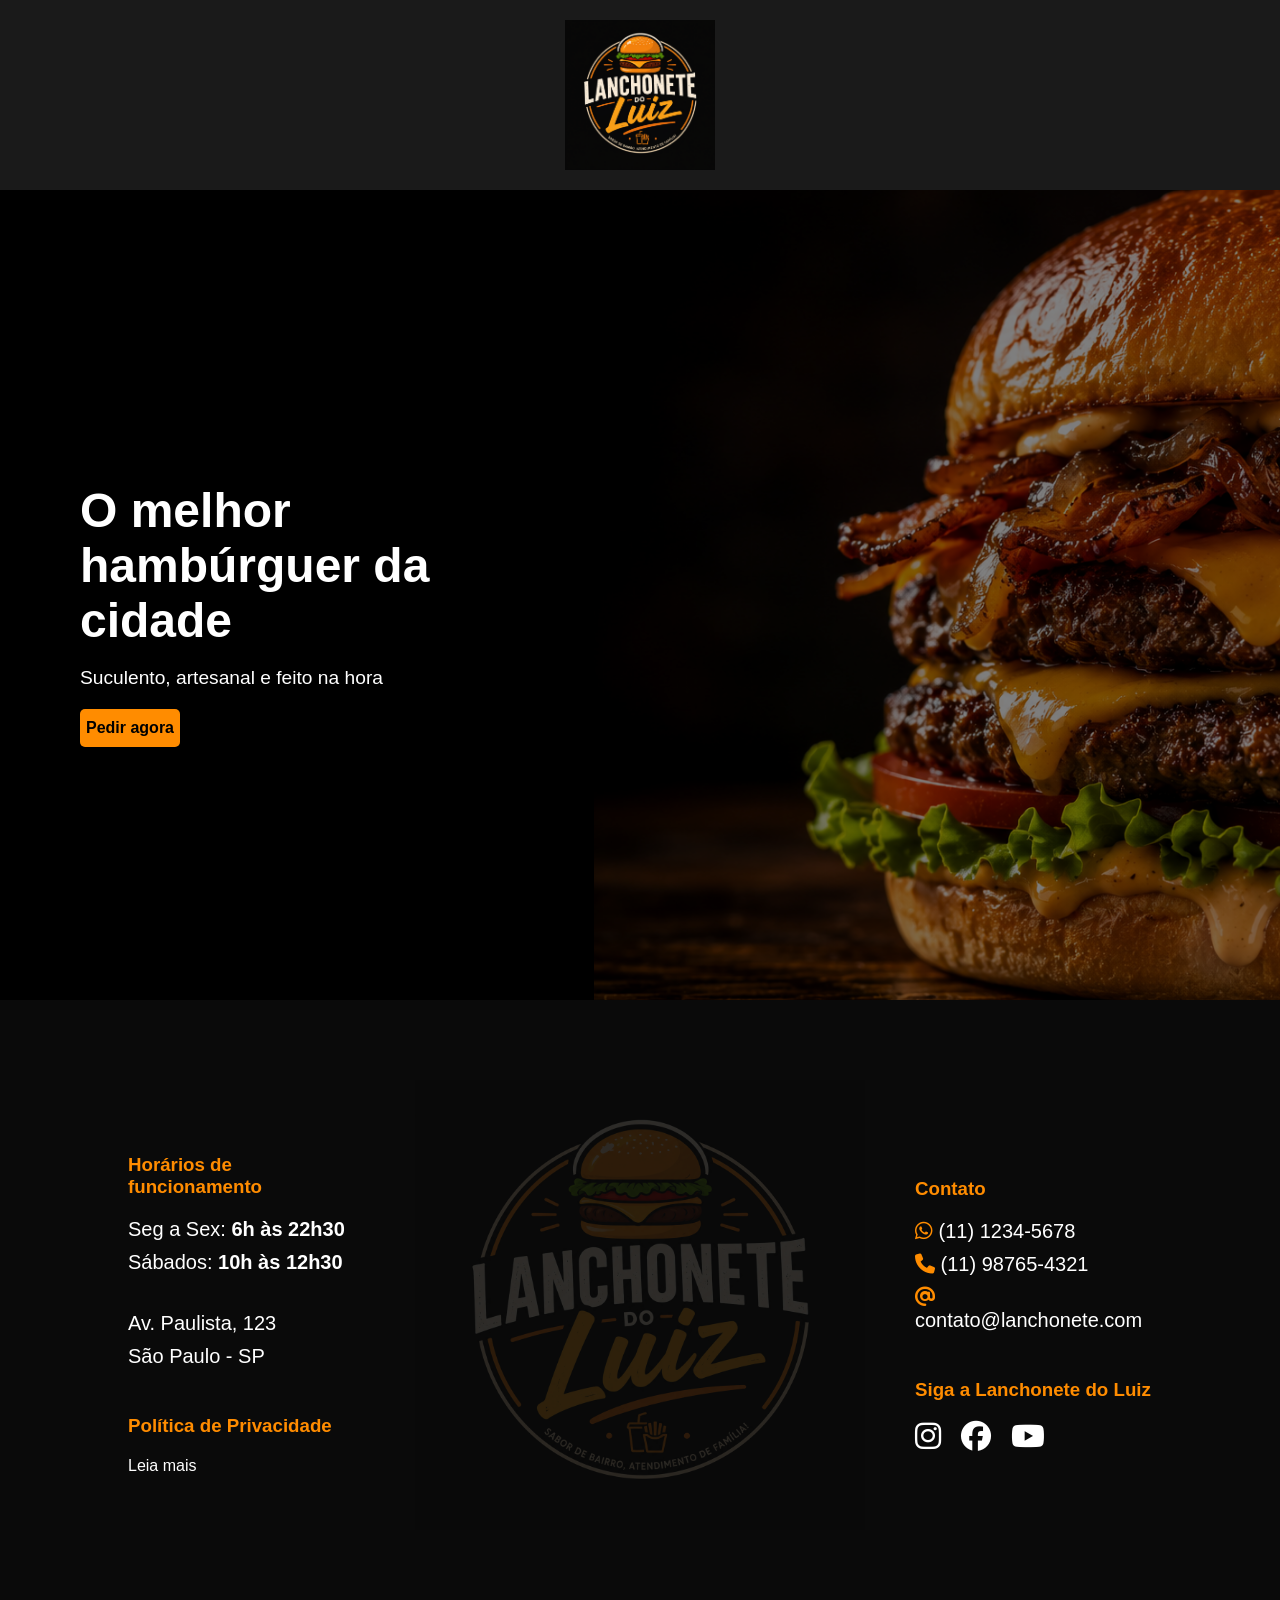
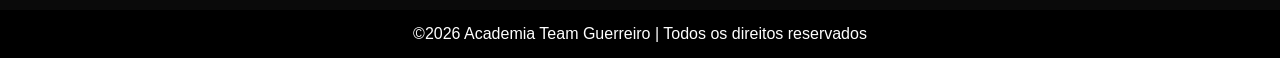
<file: HTML-CSS/html e css ex6_Landing Page/index.html>
<!DOCTYPE html>
<html lang="pt-br">
<head>
    <meta charset="UTF-8">
    <meta name="viewport" content="width=device-width, initial-scale=1.0">
     <link rel="stylesheet" href="style.css">
     <link rel="stylesheet" href="https://cdnjs.cloudflare.com/ajax/libs/font-awesome/6.5.1/css/all.min.css">
     <link rel="stylesheet" href="https://cdnjs.cloudflare.com/ajax/libs/font-awesome/6.5.1/css/all.min.css">
     <link rel="icon" type="image/png" href="logo_lanchonete_do_luiz.png">
    <title>Lanchonete do Luiz</title>
</head>
<body>
<header class="cabecalho1"> <!-- Começo do Cabeçalho -->
  <img src="logo_lanchonete_do_luiz.png" alt="Logo">
  </header><!-- Fim do Cabeçalho -->


  <section class="cabecalho2">
     <div class="overlay">
     <div class="cabecalho2-texto">
       <h1>O melhor hambúrguer da cidade</h1>
      <p>Suculento, artesanal e feito na hora</p>
      <a href="#" class="btn"><strong>Pedir agora</strong></a>
     </div>
    </div>
  </section>


<footer class="rodape"><!-- começo do rodapé -->
    <div class="rodape-container">

        <div class="coluna">
            <h3>Horários de funcionamento</h3>

            <p>Seg a Sex: <strong>6h às 22h30</strong></p>
            <p>Sábados: <strong>10h às 12h30</strong></p>

            <br>

            <p>Av. Paulista, 123</p>
            <p>São Paulo - SP</p>

            <br>

            <h3>Política de Privacidade</h3>
            <a href="#">Leia mais</a>
        </div>

        <div class="coluna logo-centro">
            <img src="logo_lanchonete_do_luiz.png" alt="Logo Lanchonete do Luiz">
        </div>

        <div class="coluna">
            <h3>Contato</h3>
        <div class="i">
            <p><i class="fa-brands fa-whatsapp"></i> (11) 1234-5678</p>
            <p><i class="fa-solid fa-phone"></i> (11) 98765-4321</p>
            <p><i class="fa-solid fa-at"></i>contato@lanchonete.com</p>
        </div>
            <br>

            <h3>Siga a Lanchonete do Luiz</h3>

            <div class="redes">
              <i class="fa-brands fa-instagram"></i>
              <i class="fa-brands fa-facebook"></i>
              <i class="fa-brands fa-youtube"></i>  
            </div>
        </div>

    </div>
</footer><!-- fim do rodapé -->

  <div class="footer-bottom">
    &copy;2026 Academia Team Guerreiro | Todos os direitos reservados
  </div>

</footer>

</body>
</html>
</file>
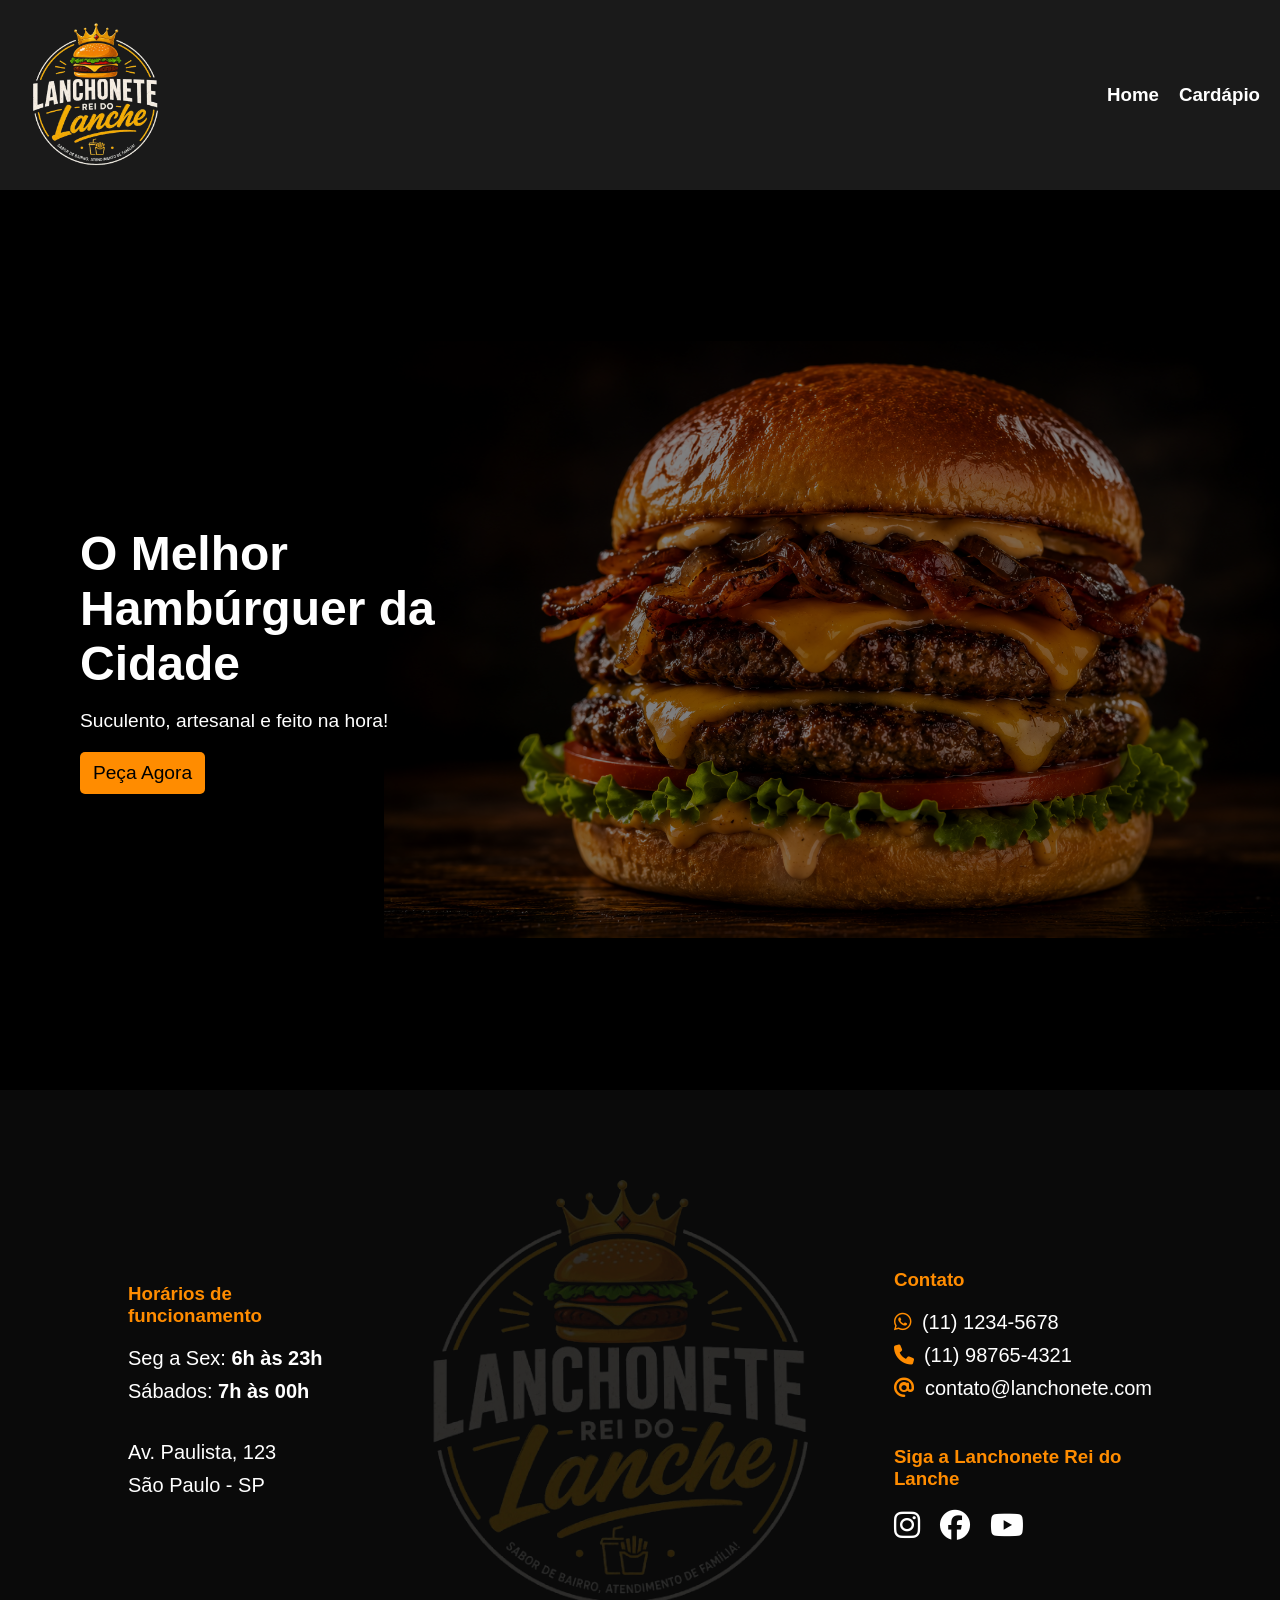
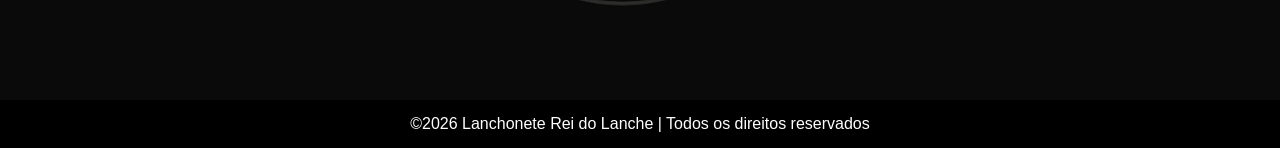
<file: HTML-CSS/html e css ex6_Landing Page/index1_pagina inicial.html>
<!DOCTYPE html>
<html lang="pt-br">
<head>
    <meta charset="UTF-8">
    <meta name="viewport" content="width=device-width, initial-scale=1.0">
     <link rel="stylesheet" href="style1_pagina inicial.css">
     <link rel="stylesheet" href="https://cdnjs.cloudflare.com/ajax/libs/font-awesome/6.5.1/css/all.min.css">
     <link rel="icon" type="image/png" href="imagem_hamburgueria/Logo_Nova_Lanchonete-removebg.png">
    <title> Lanchonete Rei do Lanche </title>
</head>
<body>
<header class="cabecalho1"> <!-- Começo do Cabeçalho -->
  <img src="imagem_hamburgueria/Logo_Nova_Lanchonete-removebg.png" alt="Logo">
    <nav>
        <ul>
        <li><a href="index1_pagina inicial.html"><h3>Home</h3></a></li>
        <li><a href="index2_cardapio.html"><h3>Cardápio</h3></a></li>
        </ul>
    </nav>
  </header><!-- Fim do Cabeçalho -->


  <section class="cabecalho2">
     <div class="overlay">
     <div class="cabecalho2-texto">
       <h1>O Melhor Hambúrguer da Cidade</h1>
      <p>Suculento, artesanal e feito na hora!</p>
      <a href="index2_cardapio.html" class="btn">Peça Agora</a>
     </div>
    </div>
  </section>

  <footer class="rodape"><!-- começo do rodapé -->
    <div class="rodape-container">

        <div class="coluna">
            <h3>Horários de funcionamento</h3>

            <p>Seg a Sex: <strong>6h às 23h</strong></p>
            <p>Sábados: <strong>7h às 00h</strong></p>

            <br>

            <p>Av. Paulista, 123</p>
            <p>São Paulo - SP</p>

            <br>

           
        </div>

        <div class="coluna logo-centro">
            <img src="imagem_hamburgueria/Logo_Nova_Lanchonete-removebg.png" alt="Logo Lanchonete Rei do Lanche ">
        </div>

        <div class="coluna">
            <h3>Contato</h3>
        <div class="i">
            <p><i class="fa-brands fa-whatsapp"></i> (11) 1234-5678</p>
            <p><i class="fa-solid fa-phone"></i> (11) 98765-4321</p>
            <p><i class="fa-solid fa-at"></i> contato@lanchonete.com</p>
        </div>
            <br>

            <h3>Siga a Lanchonete Rei do Lanche </h3>

            <div class="redes">
              <i class="fa-brands fa-instagram"></i>
              <i class="fa-brands fa-facebook"></i>
              <i class="fa-brands fa-youtube"></i>  
            </div>
        </div>

    </div>
</footer>

  <div class="footer-bottom">
    &copy;2026 Lanchonete Rei do Lanche | Todos os direitos reservados
  </div>

</footer><!-- fim do rodapé -->

</body>
</html>
</file>
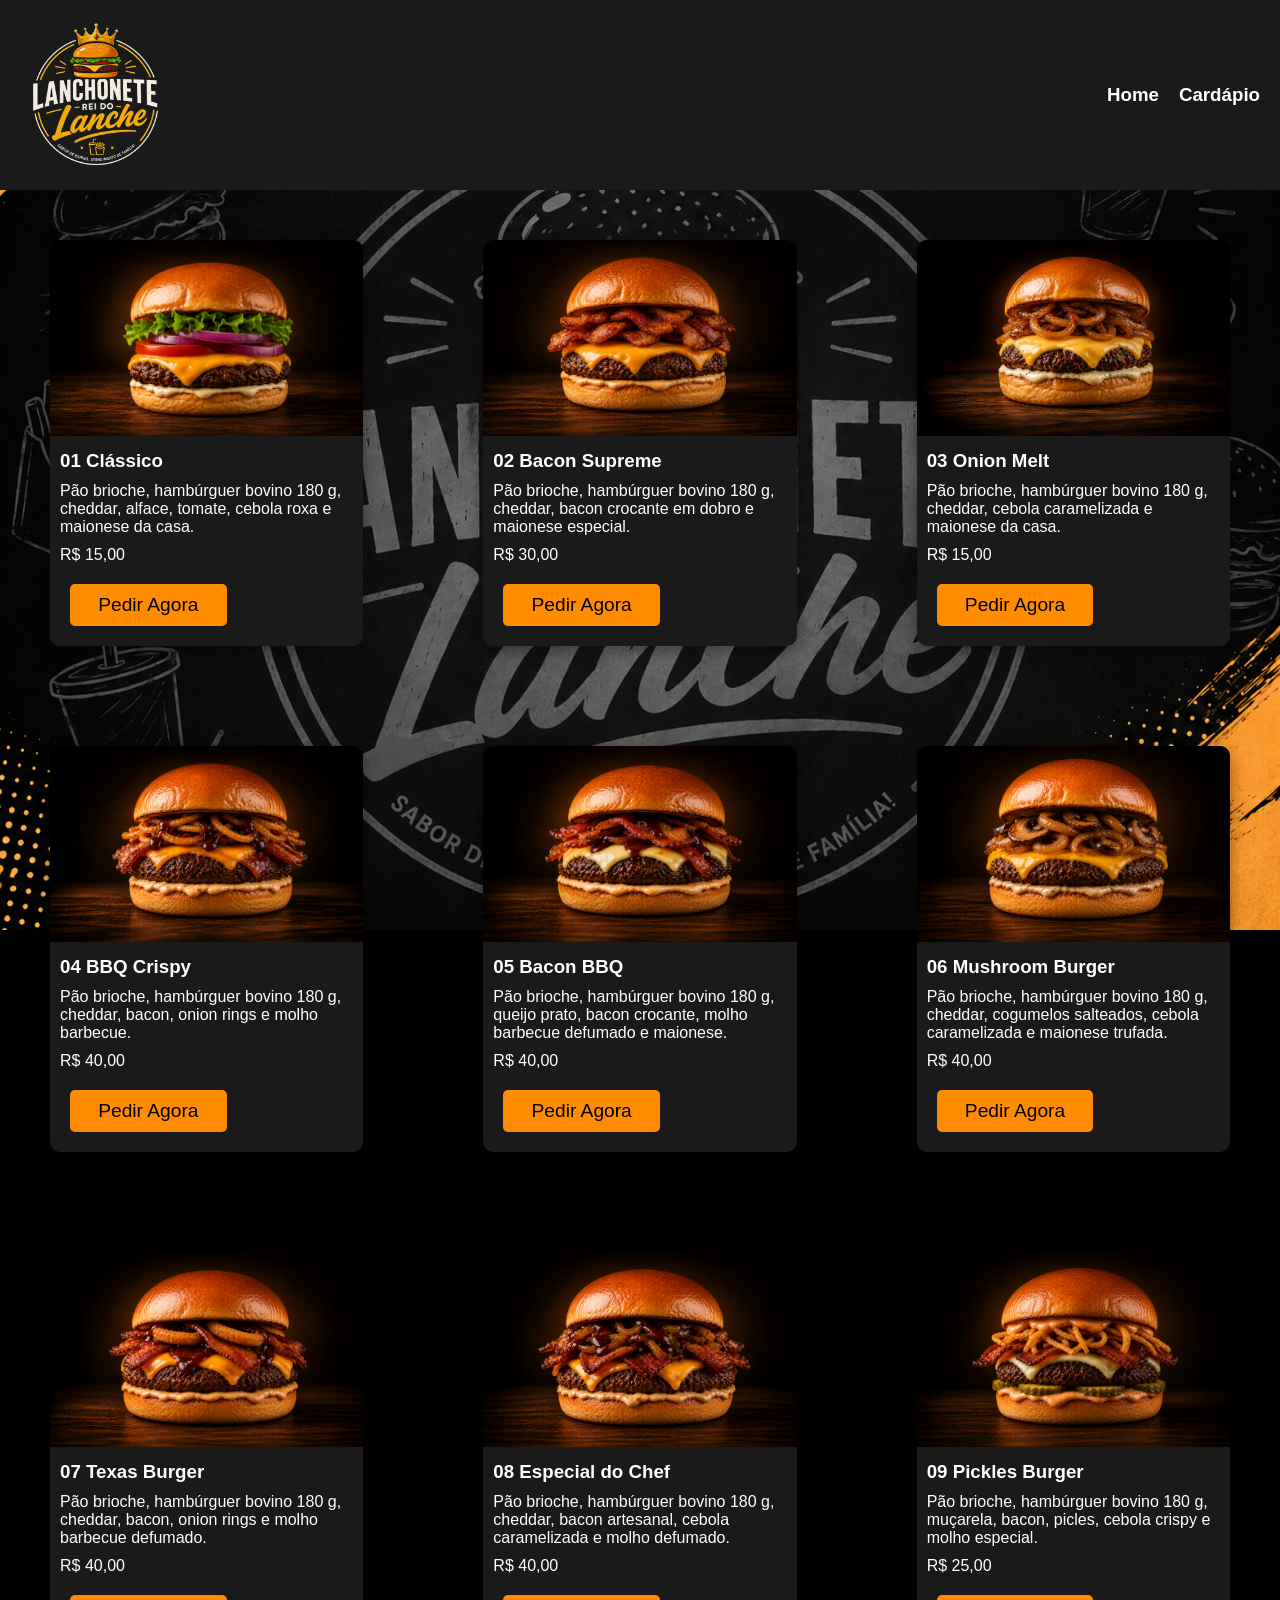
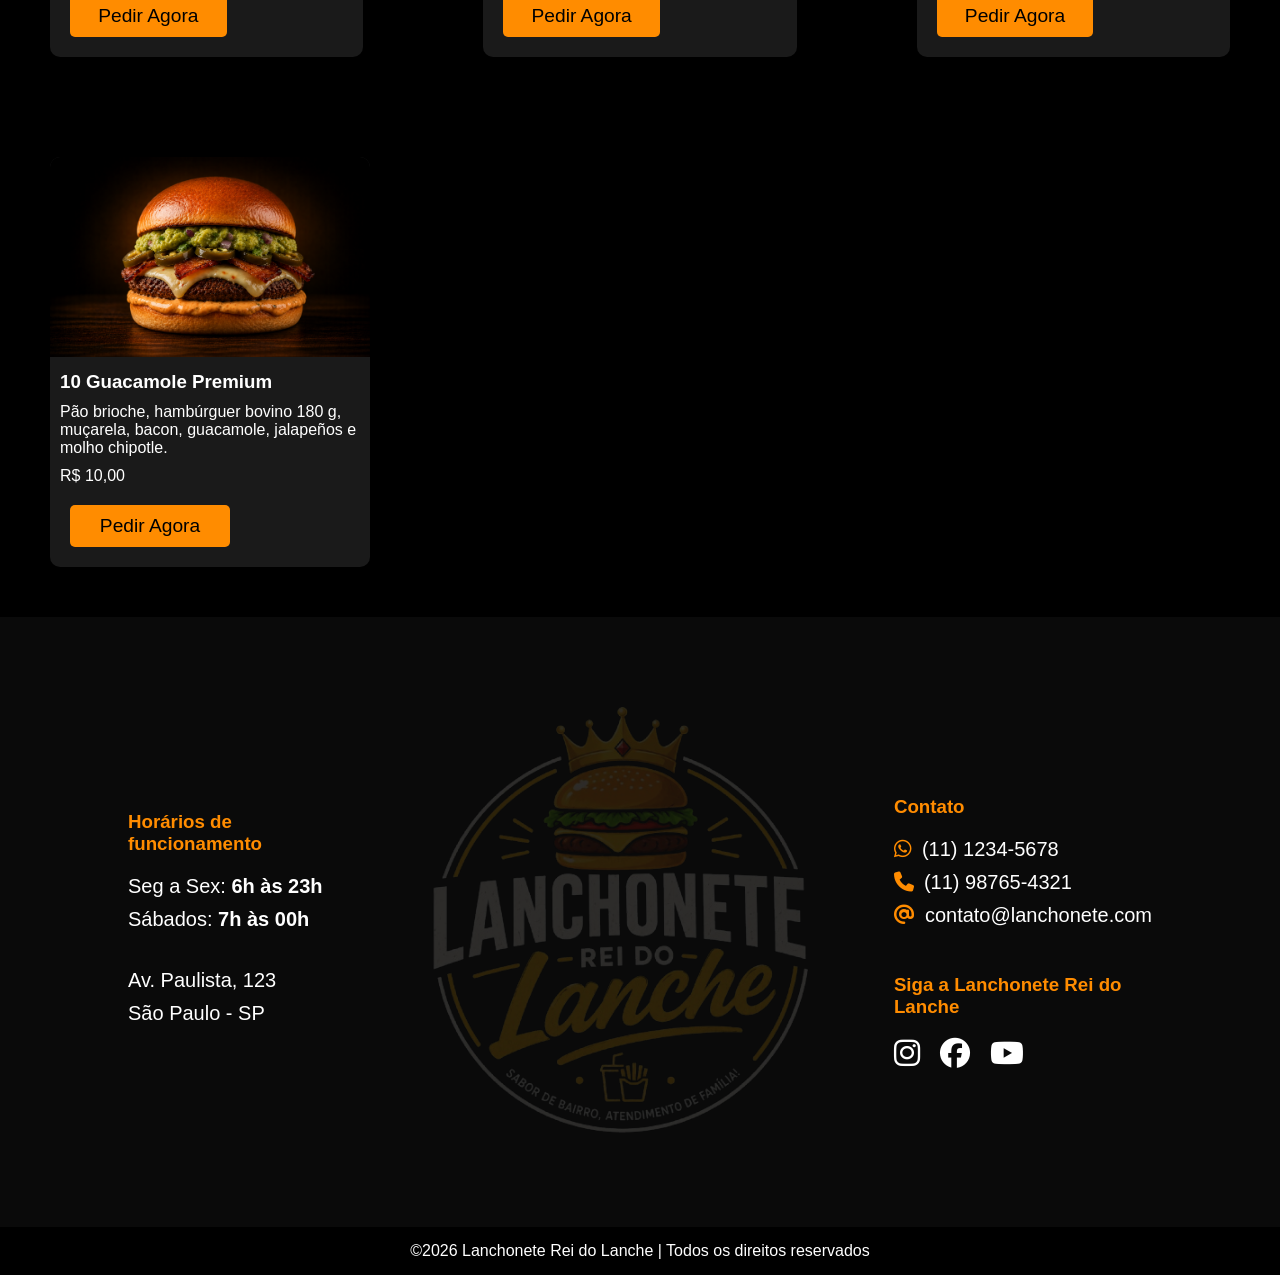
<file: HTML-CSS/html e css ex6_Landing Page/index2_cardapio.html>
<!DOCTYPE html>
<html lang="pt-br">
<head>
    <meta charset="UTF-8">
    <meta name="viewport" content="width=device-width, initial-scale=1.0">
    <link rel="stylesheet" href="https://cdnjs.cloudflare.com/ajax/libs/font-awesome/6.5.1/css/all.min.css">
    <link rel="icon" type="image/png" href="imagem_hamburgueria/Logo_Nova_Lanchonete-removebg.png">
    <link rel="stylesheet" href="style2_cardapio.css">
    <title>Cardápio</title>
</head>
<body>

   <header class="cabecalho1"> <!-- Começo do Cabeçalho -->
  <img src="imagem_hamburgueria/Logo_Nova_Lanchonete-removebg.png" alt="Logo">
    <nav>
        <ul>
        <li><a href="index1_pagina inicial.html"><h3>Home</h3></a></li>
        <li><a href="index2_cardapio.html"><h3>Cardápio</h3></a></li>
        </ul>
    </nav>
  </header><!-- Fim do Cabeçalho -->


<main class="container-pai">
    <article class="container">
        <img src="lanches/um.png" alt="Hamburguer">
        <h3>01 Clássico</h3>
        <p> Pão brioche, hambúrguer bovino 180 g, cheddar, alface, tomate,
cebola roxa e maionese da casa.</p>
        <p>R$ 15,00</p>
        <a href="index3_finalizar pedido.html" class="btn">Pedir Agora</a>
    </article>

    <article class="container">
        <img src="lanches/dois.png" alt="Hamburguer">
        <h3>02 Bacon Supreme</h3>
        <p> Pão brioche, hambúrguer bovino 180 g, cheddar, bacon crocante em
dobro e maionese especial.</p>
        <p>R$ 30,00</p>
        <a href="index3_finalizar pedido.html" class="btn">Pedir Agora</a>
    </article>

    <article class="container">
        <img src="lanches/tres.png" alt="Hamburguer">
        <h3>03 Onion Melt</h3>
        <p> Pão brioche, hambúrguer bovino 180 g, cheddar, cebola
caramelizada e maionese da casa.</p>
        <p>R$ 15,00</p>
        <a href="index3_finalizar pedido.html" class="btn">Pedir Agora</a>
    </article>
</main>
<main class="container-pai">
    <article class="container">
        <img src="lanches/quatro.png" alt="Hamburguer">
        <h3>04 BBQ Crispy</h3>
        <p> Pão brioche, hambúrguer bovino 180 g, cheddar, bacon, onion rings
e molho barbecue.</p>
        <p>R$ 40,00</p>
        <a href="index3_finalizar pedido.html" class="btn">Pedir Agora</a>
    </article>

    <article class="container">
        <img src="lanches/cinco.png" alt="Hamburguer">
        <h3>05 Bacon BBQ</h3>
        <p> Pão brioche, hambúrguer bovino 180 g, queijo prato, bacon crocante,
molho barbecue defumado e maionese.</p>
        <p>R$ 40,00</p>
        <a href="index3_finalizar pedido.html" class="btn">Pedir Agora</a>
    </article>


    <article class="container">
        <img src="lanches/seis.png" alt="Hamburguer">
        <h3>06 Mushroom Burger</h3>
        <p> Pão brioche, hambúrguer bovino 180 g, cheddar, cogumelos
salteados, cebola caramelizada e maionese trufada.</p>
        <p>R$ 40,00</p>
        <a href="index3_finalizar pedido.html" class="btn">Pedir Agora</a>
    </article>
</main>
<main class="container-pai">
    <article class="container">
        <img src="lanches/sete.png" alt="Hamburguer">
        <h3>07 Texas Burger</h3>
        <p> Pão brioche, hambúrguer bovino 180 g, cheddar, bacon, onion rings
e molho barbecue defumado.</p>
        <p>R$ 40,00</p>
        <a href="index3_finalizar pedido.html" class="btn">Pedir Agora</a>
    </article>

    <article class="container">
        <img src="lanches/oito.png" alt="Hamburguer">
        <h3>08 Especial do Chef</h3>
        <p> Pão brioche, hambúrguer bovino 180 g, cheddar, bacon artesanal,
cebola caramelizada e molho defumado.</p>
        <p>R$ 40,00</p>
        <a href="index3_finalizar pedido.html" class="btn">Pedir Agora</a>
    </article>

    <article class="container">
        <img src="lanches/nove.png" alt="Hamburguer">
        <h3>09 Pickles Burger</h3>
        <p>Pão brioche, hambúrguer bovino 180 g, muçarela, bacon, picles,
cebola crispy e molho especial.</p>
        <p>R$ 25,00</p>
        <a href="index3_finalizar pedido.html" class="btn">Pedir Agora</a>
    </article>
</main>
<main class="container-pai">
    <article class="container">
        <img src="lanches/dez.png" alt="Hamburguer">
        <h3>10 Guacamole Premium</h3>
        <p> Pão brioche, hambúrguer bovino 180 g, muçarela, bacon,
guacamole, jalapeños e molho chipotle.</p>
        <p>R$ 10,00</p>
        <a href="index3_finalizar pedido.html" class="btn">Pedir Agora</a>
    </article>
 </main>


    
    <footer class="rodape"><!-- começo do rodapé -->
    <div class="rodape-container">

        <div class="coluna">
            <h3>Horários de funcionamento</h3>

            <p>Seg a Sex: <strong>6h às 23h</strong></p>
            <p>Sábados: <strong>7h às 00h</strong></p>

            <br>

            <p>Av. Paulista, 123</p>
            <p>São Paulo - SP</p>

            <br>

           
        </div>

        <div class="coluna logo-centro">
            <img src="imagem_hamburgueria/Logo_Nova_Lanchonete-removebg.png" alt="Logo Lanchonete Rei do Lanche ">
        </div>

        <div class="coluna">
            <h3>Contato</h3>
        <div class="i">
            <p><i class="fa-brands fa-whatsapp"></i> (11) 1234-5678</p>
            <p><i class="fa-solid fa-phone"></i> (11) 98765-4321</p>
            <p><i class="fa-solid fa-at"></i> contato@lanchonete.com</p>
        </div>
            <br>

            <h3>Siga a Lanchonete Rei do Lanche </h3>

            <div class="redes">
              <i class="fa-brands fa-instagram"></i>
              <i class="fa-brands fa-facebook"></i>
              <i class="fa-brands fa-youtube"></i>  
            </div>
        </div>

    </div>
</footer>

  <div class="footer-bottom">
    &copy;2026 Lanchonete Rei do Lanche | Todos os direitos reservados
  </div>

</footer><!-- fim do rodapé -->

</body>
</html>
</file>
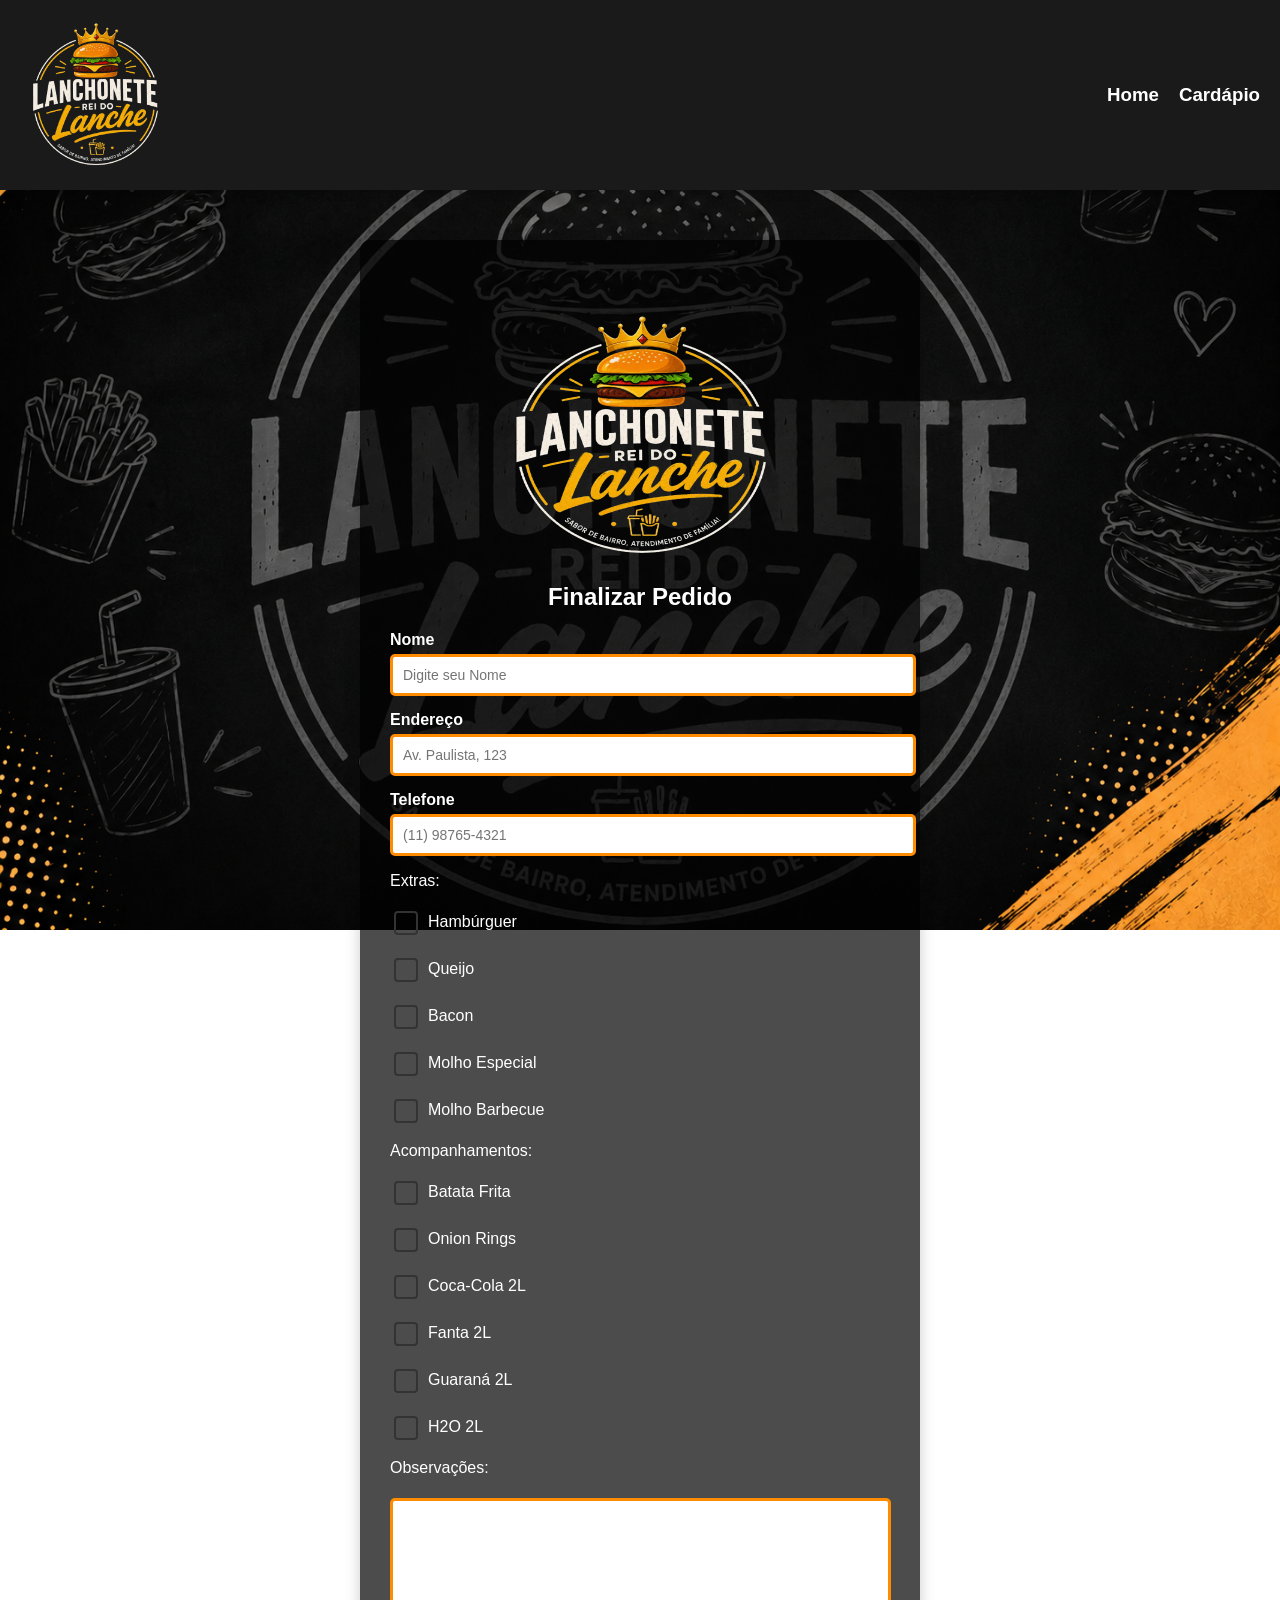
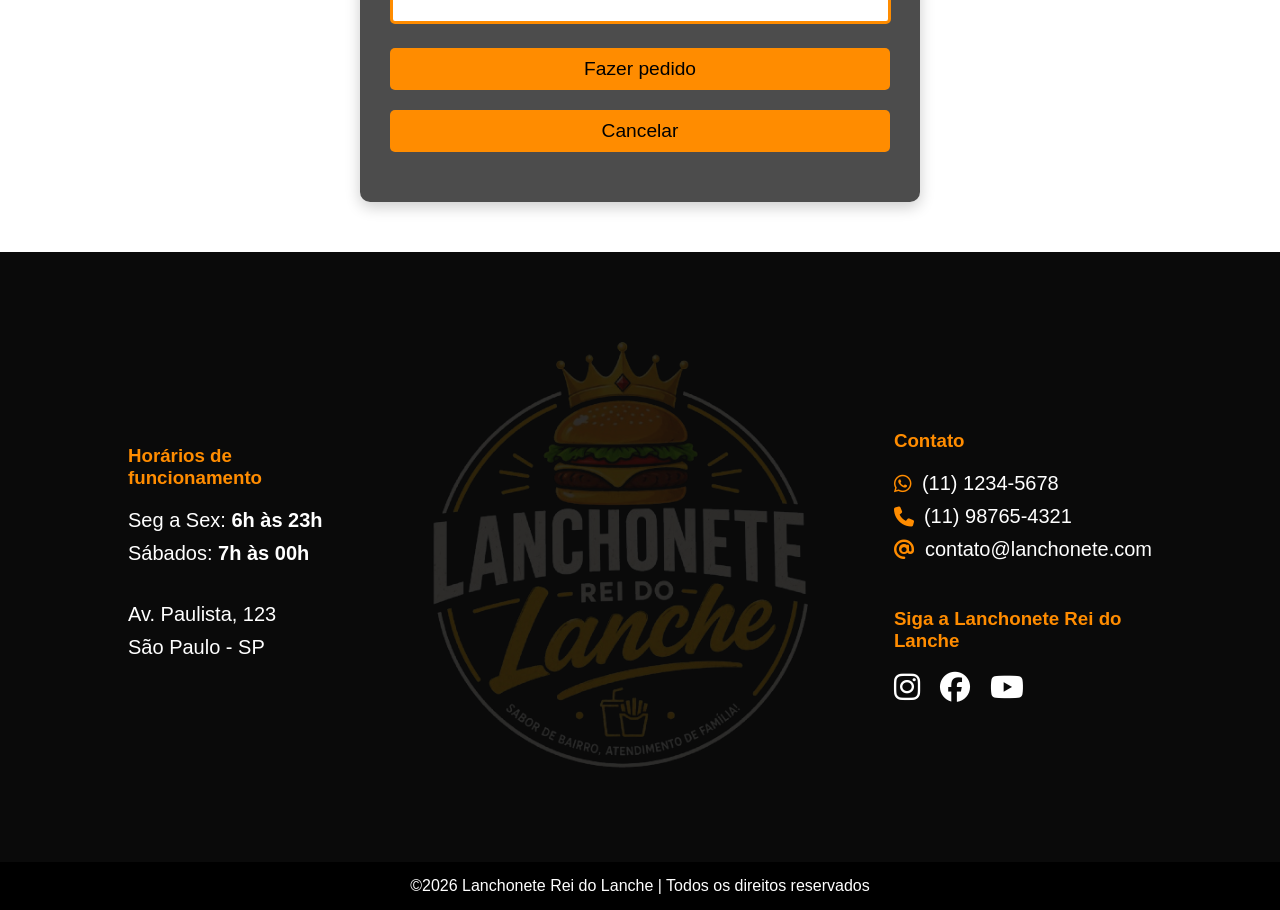
<file: HTML-CSS/html e css ex6_Landing Page/index3_finalizar pedido.html>
<!DOCTYPE html>
<html lang="pt-br">
<head>
    <meta charset="UTF-8">
    <meta name="viewport" content="width=device-width, initial-scale=1.0">
    <link rel="icon" type="image/png" href="imagem_hamburgueria/Logo_Nova_Lanchonete-removebg.png">
    <link rel="stylesheet" href="style3_finalizar pedido.css">
    <link rel="stylesheet" href="https://cdnjs.cloudflare.com/ajax/libs/font-awesome/6.5.1/css/all.min.css">
    <title>Finalizar Pedido</title>

</head>

<header class="cabecalho1"> <!-- Começo do Cabeçalho -->
  <img src="imagem_hamburgueria/Logo_Nova_Lanchonete-removebg.png" alt="Logo">
    <nav>
        <ul>
        <li><a href="index1_pagina inicial.html"><h3>Home</h3></a></li>
        <li><a href="index2_cardapio.html"><h3>Cardápio</h3></a></li>
        </ul>
    </nav>
  </header><!-- Fim do Cabeçalho -->

 <main class="container">

<body id="conteudo-site">

    

  
    <h1 class="logo"><img src="imagem_hamburgueria/Logo_Nova_Lanchonete-removebg.png" alt="Logo"></h1>

   <h2>Finalizar Pedido</h2>

<form action="index4.html">

    <label for="nome">Nome</label>
    <input type="text" id="nome" placeholder="Digite seu Nome" required>
    
    <label for="endereço">Endereço</label>
    <input type="text" id="endereço" placeholder="Av. Paulista, 123" required>
    
    <label for="telefone">Telefone</label>
    <input type="tel" id="telefone" placeholder="(11) 98765-4321" required>

    
<div class="checkbox-group">

<p>Extras:</p>

<label>
    <input type="checkbox">
    Hambúrguer
</label>

<label>
    <input type="checkbox">
    Queijo
</label>

<label>
    <input type="checkbox">
    Bacon
</label>

<label>
    <input type="checkbox">
    Molho Especial
</label>

<label>
    <input type="checkbox">
    Molho Barbecue
</label>

<p>Acompanhamentos:</p>

<label>
    <input type="checkbox">
    Batata Frita
</label>

<label>
    <input type="checkbox">
  Onion Rings
</label>

<label>
    <input type="checkbox">
    Coca-Cola 2L
</label>

<label>
    <input type="checkbox">
    Fanta 2L
</label>

<label>
    <input type="checkbox">
    Guaraná 2L
</label>

<label>
    <input type="checkbox">
    H2O 2L
</label>

</div>

    <p>Observações:</p>
    <textarea for="Observações" type="text" class="observações"></textarea>
 
    <br>
    <button type="submit" class="btn" href="index4.html">Fazer pedido</button>
    <button type="reset" class="btn">Cancelar</button>


</form>
     
    
    
    
      </main> 
       <footer class="rodape"><!-- começo do rodapé -->
    <div class="rodape-container">

        <div class="coluna">
            <h3>Horários de funcionamento</h3>

            <p>Seg a Sex: <strong>6h às 23h</strong></p>
            <p>Sábados: <strong>7h às 00h</strong></p>

            <br>

            <p>Av. Paulista, 123</p>
            <p>São Paulo - SP</p>

            <br>

           
        </div>

        <div class="coluna logo-centro">
            <img src="imagem_hamburgueria/Logo_Nova_Lanchonete-removebg.png" alt="Logo Lanchonete Rei do Lanche ">
        </div>

        <div class="coluna">
            <h3>Contato</h3>
        <div class="i">
            <p><i class="fa-brands fa-whatsapp"></i> (11) 1234-5678</p>
            <p><i class="fa-solid fa-phone"></i> (11) 98765-4321</p>
            <p><i class="fa-solid fa-at"></i> contato@lanchonete.com</p>
        </div>
            <br>

            <h3>Siga a Lanchonete Rei do Lanche </h3>

            <div class="redes">
              <i class="fa-brands fa-instagram"></i>
              <i class="fa-brands fa-facebook"></i>
              <i class="fa-brands fa-youtube"></i>  
            </div>
        </div>

    </div>
</footer>

  <div class="footer-bottom">
    &copy;2026 Lanchonete Rei do Lanche | Todos os direitos reservados
  </div>

</footer><!-- fim do rodapé -->

</body>
</html>
</file>
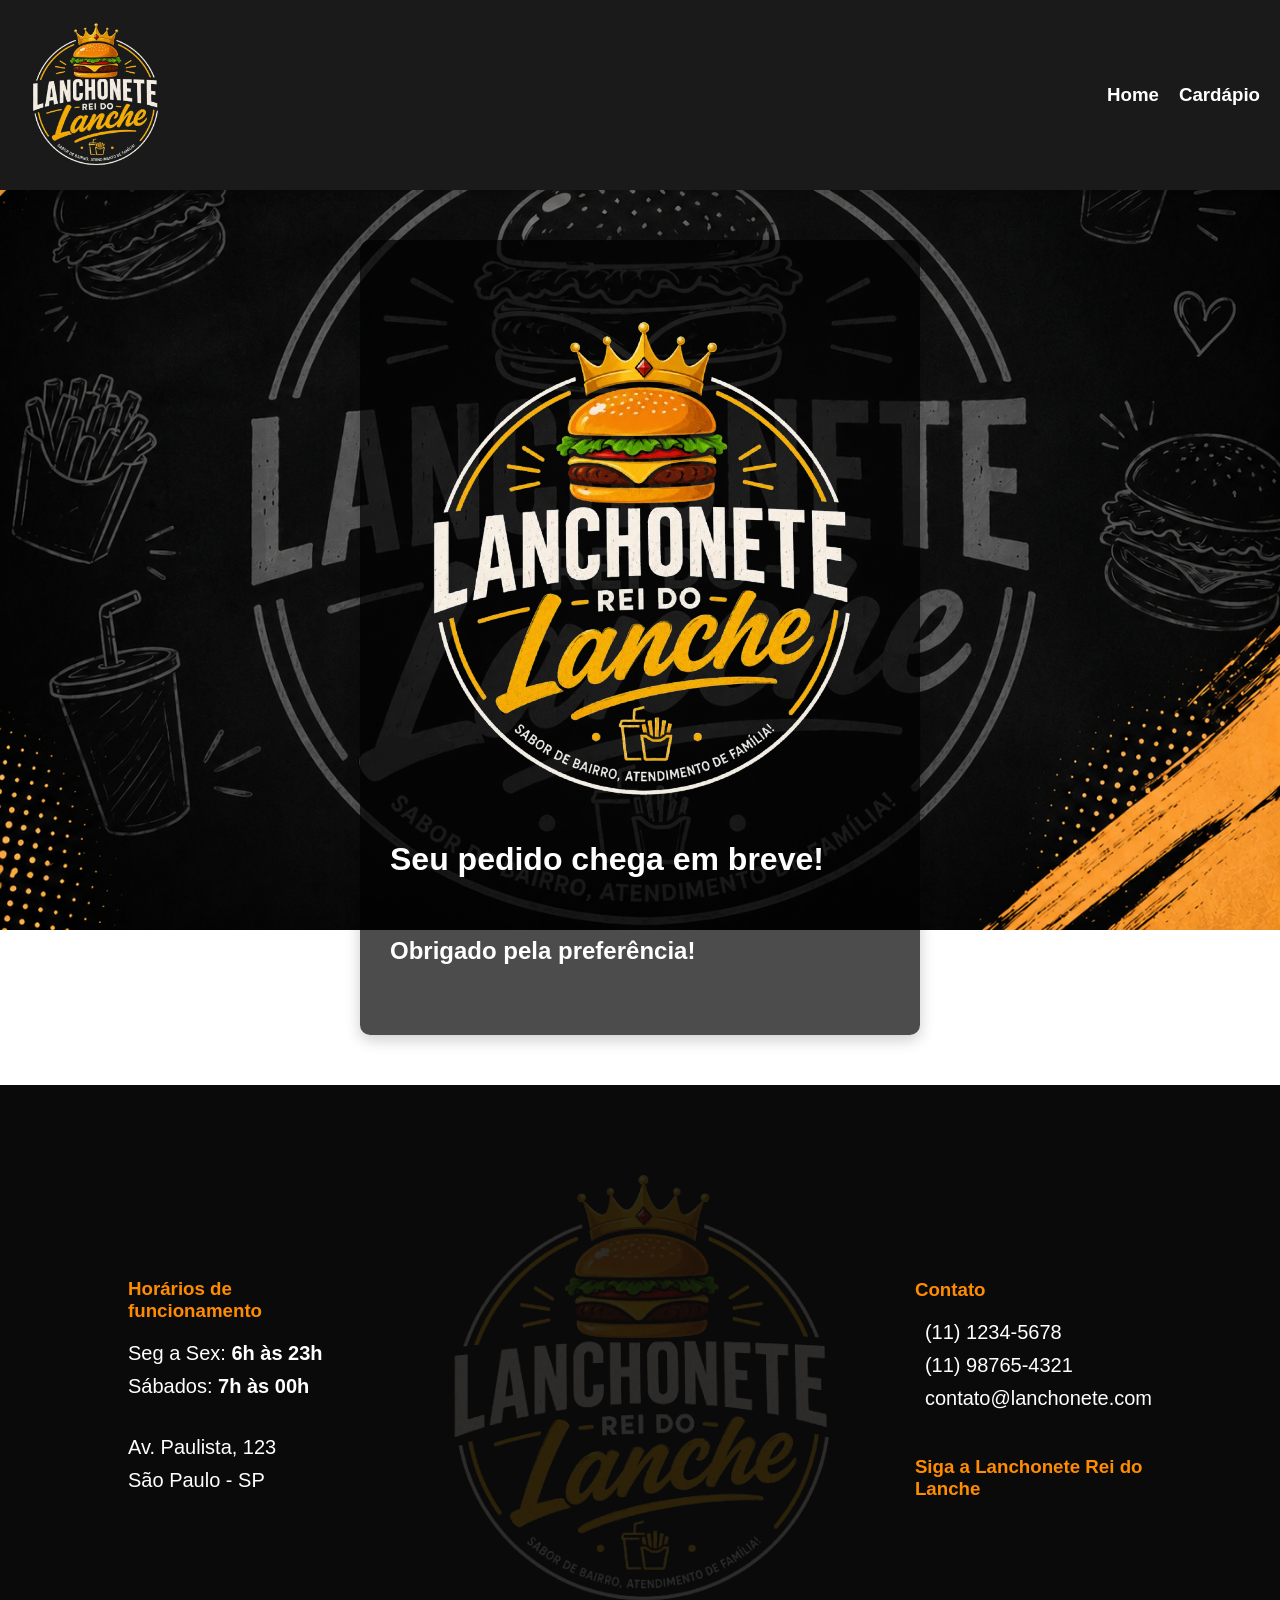
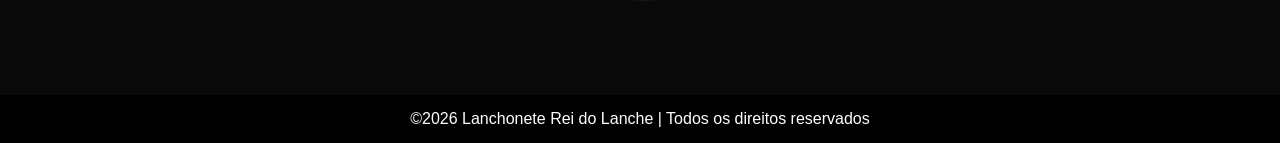
<file: HTML-CSS/html e css ex6_Landing Page/index4.html>
<!DOCTYPE html>
<html lang="en">
<head>
    <meta charset="UTF-8">
    <meta name="viewport" content="width=device-width, initial-scale=1.0">
    
    <link rel="icon" type="image/png" href="imagem_hamburgueria/Logo_Nova_Lanchonete-removebg.png">
    <link rel="stylesheet" href="style4.css">
    <title>Obrigado</title>
</head>
<body>
    <header class="cabecalho1"> <!-- Começo do Cabeçalho -->
  <img src="imagem_hamburgueria/Logo_Nova_Lanchonete-removebg.png" alt="Logo">
    <nav>
        <ul>
        <li><a href="index1_pagina inicial.html"><h3>Home</h3></a></li>
        <li><a href="index2_cardapio.html"><h3>Cardápio</h3></a></li>
        </ul>
    </nav>
  </header><!-- Fim do Cabeçalho -->
  
    <main class="container">
    <h1 class="logo"><img src="imagem_hamburgueria/Logo_Nova_Lanchonete-removebg.png" alt="Logo"></h1>
   <h1>Seu pedido chega em breve!</h1>
   <br>
   <h2>Obrigado pela preferência!</h2>
</main>

<footer class="rodape"><!-- começo do rodapé -->
    <div class="rodape-container">

        <div class="coluna">
            <h3>Horários de funcionamento</h3>

            <p>Seg a Sex: <strong>6h às 23h</strong></p>
            <p>Sábados: <strong>7h às 00h</strong></p>

            <br>

            <p>Av. Paulista, 123</p>
            <p>São Paulo - SP</p>

            <br>

           
        </div>

        <div class="coluna logo-centro">
            <img src="imagem_hamburgueria/Logo_Nova_Lanchonete-removebg.png" alt="Logo Lanchonete Rei do Lanche ">
        </div>

        <div class="coluna">
            <h3>Contato</h3>
        <div class="i">
            <p><i class="fa-brands fa-whatsapp"></i> (11) 1234-5678</p>
            <p><i class="fa-solid fa-phone"></i> (11) 98765-4321</p>
            <p><i class="fa-solid fa-at"></i> contato@lanchonete.com</p>
        </div>
            <br>

            <h3>Siga a Lanchonete Rei do Lanche </h3>

            <div class="redes">
              <i class="fa-brands fa-instagram"></i>
              <i class="fa-brands fa-facebook"></i>
              <i class="fa-brands fa-youtube"></i>  
            </div>
        </div>

    </div>
</footer>

  <div class="footer-bottom">
    &copy;2026 Lanchonete Rei do Lanche | Todos os direitos reservados
  </div>

</footer><!-- fim do rodapé -->
</body>
</html>
</file>
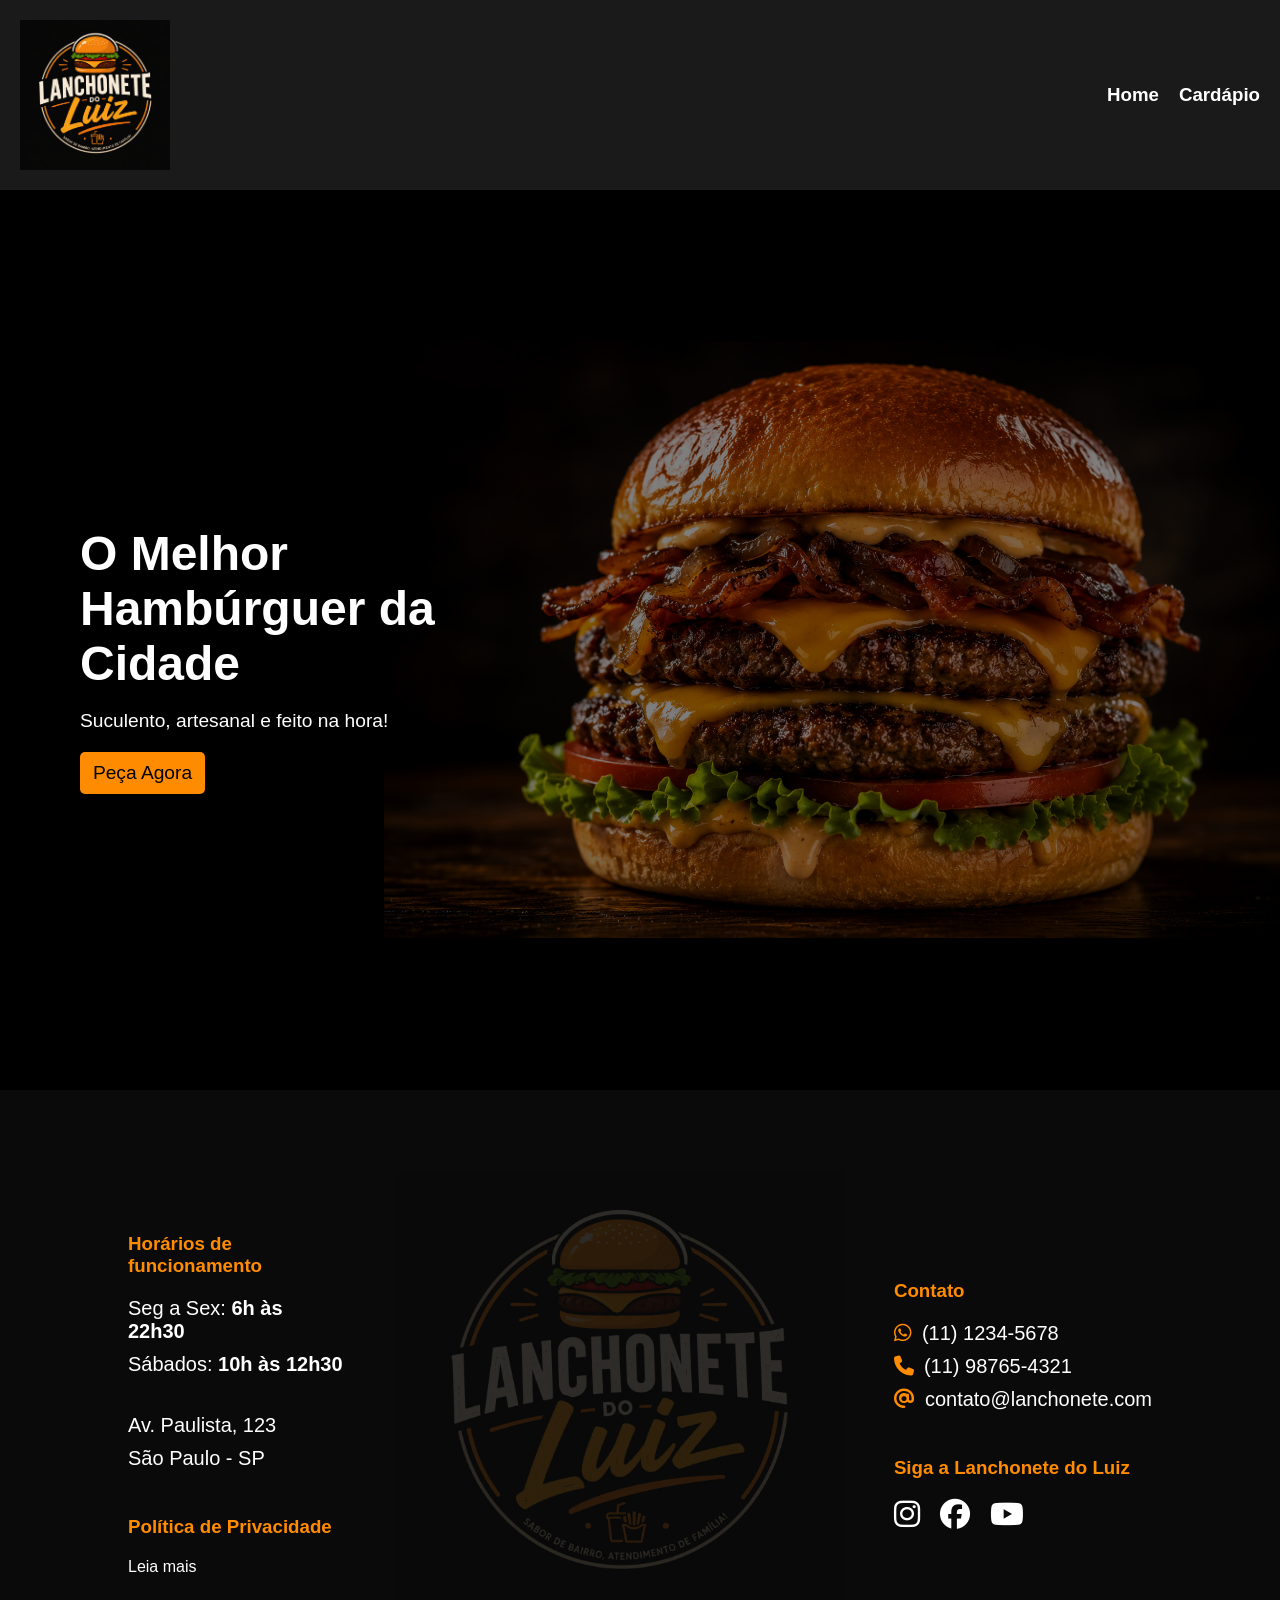
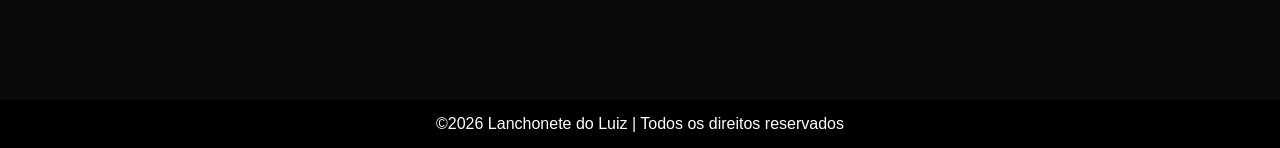
<file: HTML-CSS/html e css ex6_Landing Page/index_pagina inicial.html>
<!DOCTYPE html>
<html lang="pt-br">
<head>
    <meta charset="UTF-8">
    <meta name="viewport" content="width=device-width, initial-scale=1.0">
     <link rel="stylesheet" href="style_pagina inicial.css">
     <link rel="stylesheet" href="https://cdnjs.cloudflare.com/ajax/libs/font-awesome/6.5.1/css/all.min.css">
     <link rel="icon" type="image/png" href="imagem_hamburgueria/logo_lanchonete_do_luiz.png">
    <title>Lanchonete do Luiz</title>
</head>
<body>
<header class="cabecalho1"> <!-- Começo do Cabeçalho -->
  <img src="imagem_hamburgueria/logo_lanchonete_do_luiz.png" alt="Logo">
    <nav>
        <ul>
        <li><a href="#"><h3>Home</h3></a></li>
        <li><a href="#"><h3>Cardápio</h3></a></li>
        </ul>
    </nav>
  </header><!-- Fim do Cabeçalho -->


  <section class="cabecalho2">
     <div class="overlay">
     <div class="cabecalho2-texto">
       <h1>O Melhor Hambúrguer da Cidade</h1>
      <p>Suculento, artesanal e feito na hora!</p>
      <a href="#" class="btn">Peça Agora</a>
     </div>
    </div>
  </section>


<footer class="rodape"><!-- começo do rodapé -->
    <div class="rodape-container">

        <div class="coluna">
            <h3>Horários de funcionamento</h3>

            <p>Seg a Sex: <strong>6h às 22h30</strong></p>
            <p>Sábados: <strong>10h às 12h30</strong></p>

            <br>

            <p>Av. Paulista, 123</p>
            <p>São Paulo - SP</p>

            <br>

            <h3>Política de Privacidade</h3>
            <a href="#">Leia mais</a>
        </div>

        <div class="coluna logo-centro">
            <img src="imagem_hamburgueria/logo_lanchonete_do_luiz.png" alt="Logo Lanchonete do Luiz">
        </div>

        <div class="coluna">
            <h3>Contato</h3>
        <div class="i">
            <p><i class="fa-brands fa-whatsapp"></i> (11) 1234-5678</p>
            <p><i class="fa-solid fa-phone"></i> (11) 98765-4321</p>
            <p><i class="fa-solid fa-at"></i> contato@lanchonete.com</p>
        </div>
            <br>

            <h3>Siga a Lanchonete do Luiz</h3>

            <div class="redes">
              <i class="fa-brands fa-instagram"></i>
              <i class="fa-brands fa-facebook"></i>
              <i class="fa-brands fa-youtube"></i>  
            </div>
        </div>

    </div>
</footer>

  <div class="footer-bottom">
    &copy;2026 Lanchonete do Luiz | Todos os direitos reservados
  </div>

</footer><!-- fim do rodapé -->

</body>
</html>
</file>
<file: HTML-CSS/html e css ex6_Landing Page/style.css>
body {
  margin: 0;
  font-family: Arial, sans-serif;
  background-image:
  background-attachment: fixed;
  align-items: center;
  background-size: cover;
  background-position: center;
}

.container-pai {
    display: flex;
    gap: 20px; /* espaço entre os containers */
}

.container {
    max-width:  500px; 
    background-color: #1a1a1a;
    margin: 50px auto;
    padding:  50px 30px;
    border-radius: 10px;
    box-shadow: 0px 5px 15px rgba(0, 0, 0, 0.2);
    color: white;
}

.cabecalho1 {
  background: #1a1a1a;
  color: white;
  display: flex;
  align-items: center;
  justify-content: flex-start;
  gap: 15px;
  padding: 20px;
  box-shadow: 0px 5px 15px rgba(0, 0, 0, 0.2);
}

.cabecalho1 img {
  width: 150px ;
  height: 150px ;
}

.cabecalho2 {
  height: 90vh;
  width: 220vh;
  background-color: black;
  background-image: url("hamburguer suculento.png");
  background-repeat: no-repeat;
  background-size: 70%;
  background-position: right center;
  position: relative;
}
 

.cabecalho2-texto {
  text-align: left;
  color: white;
  max-width: 500px;
}

.cabecalho2-texto  h1 {
  font-size: 3rem;
  margin-bottom: 10px;
}

.cabecalho2-texto  p {
  font-size: 1.2rem;
  margin-bottom: 20px;
}

.overlay {
  position: absolute;
  top: 0;
  left: 0;
  width: 100%;
  height: 100%;
  background: rgba(0, 0, 0, 0.5);
  display: flex;
  align-items: center;
  justify-content: flex-start; 
  padding-left: 80px;
}

.btn {
  display: block;
  width: 20%;
  margin: 20px 0 0 0;
  padding: 12px;
  background: darkorange;
  border: none;
  color: black;
  font-size: 16px;
  border-radius: 5px;
  cursor: pointer;
  transition: background 0.3s;
  text-decoration: none;
  text-align: center;
  padding: 10px 0;
}

.btn:hover {
  background: orangered;
}

footer {
    display:center;
}

.footer-top {
    text-align: center;
    background-color: #1a1a1a;
    color: white;
    padding: 15px;
    border-radius: 0px;
}

.footer-bottom {
    text-align: center;
    background-color:black;
    color: white;
    padding: 15px;
    border-radius: 0px;
}

nav { 
 margin-left: auto;

}

nav ul {
  list-style: none;
  display: flex;
  gap: 20px;
  margin: 0;
  padding: 0;
  cursor: pointer;
}

nav a {
text-decoration: none;
align-items: right;
color: white;
}

.rodape {
    background-color: #0a0a0a;
    color: white;
    padding: 80px 10%;
}

.rodape-container {
    display: flex;
    justify-content: space-between;
    align-items: center;
    gap: 50px;
}

.coluna {
    flex: 1;
}

.coluna h3 {
    color: darkorange;
    margin-bottom: 20px;
}

.coluna p {
    margin: 10px 0;
    font-size: 20px;
}

.coluna a {
    color: white;
    text-decoration: none;
}
.i i{
    color: darkorange;
}

.logo-centro {
    display: flex;
    justify-content: center;
    align-items: center;
}

.logo-centro img {
    width: 450px;
    opacity: 0.15; /* deixa a logo transparente */
}

.redes {
    display: flex;
    gap: 20px;
    margin-top: 20px;
}

.redes a {
    font-size: 35px;
}
.redes i {
    font-size: 30px;
}

.redes i:hover {
    color: darkorange !important;
    transition: color 0.3s !important ;
    cursor: pointer;
}

img {
    display: block;
    margin: 0 auto;
    width: 300px;
}
</file>
<file: HTML-CSS/html e css ex6_Landing Page/style1_pagina inicial.css>
body {
  margin: 0;
  font-family: Arial, sans-serif;
  background-color: black;
  background-attachment:fixed;
  align-items: center;
  background-size: cover;
  background-position: center;
}

html, body{
    margin: 0;
    padding: 0;
    overflow-x: hidden;
}

.container-pai {
    display: flex;
    gap: 20px;
}

.container {
    max-width:  500px; 
    background-color: #1a1a1a;
    margin: 50px auto;
    padding:  50px 30px;
    border-radius: 10px;
    box-shadow: 0px 5px 15px rgba(0, 0, 0, 0.2);
    color: white;
}

.cabecalho1 {
  background: #1a1a1a;
  color: white;
  display: flex;
  align-items: center;
  justify-content: flex-start;
  gap: 15px;
  padding: 20px;
  box-shadow: 0px 5px 15px rgba(0, 0, 0, 0.2);
}

.cabecalho1 img {
  width: 150px ;
  height: 150px ;
  
}
.cabecalho1 nav a:hover{
    color: darkorange;
    transition: 0.3s;
}

nav { 
 margin-left: auto;

}

nav ul {
  list-style: none;
  display: flex;
  gap: 20px;
  margin: 0;
  padding: 0;
  cursor: pointer;
}

nav a {
text-decoration: none;
align-items: right;
color: white;
}

.cabecalho2 {
  height: 100vh;
  width: 100%;
  background-color: black;
  background-image: url("imagem_hamburgueria/hamburguer suculento.png");
  background-repeat: no-repeat;
  background-size: 70%;
  background-position: right center;
  position: relative;
}
 

.cabecalho2-texto {
  text-align: left;
  color: white;
  max-width: 500px;
}

.cabecalho2-texto  h1 {
  font-size: 3rem;
  margin-bottom: 10px;
}

.cabecalho2-texto  p {
  font-size: 1.2rem;
  margin-bottom: 20px;
}

.overlay {
  position: absolute;
  top: 0;
  left: 0;
  width: 100%;
  height: 100%;
  background: rgba(0, 0, 0, 0.5);
  display: flex;
  align-items: center;
  justify-content: flex-start; 
  padding-left: 80px;
}

.btn {
  display: block;
  width:25%;
  margin: 20px 0 0 0;
  padding: 12px;
  background: darkorange;
  border: none;
  color: black;
  font-size: 16px;
  border-radius: 5px;
  cursor: pointer;
  transition:  0.3s;
  text-decoration: none;
  text-align: center;
  padding: 10px 0;
  font-size: 1.2rem;
  font-family: 'Geneva',  sans-serif;
}

.btn:hover {
  background: orangered;
  transform: translateY(-3px);
}

footer {
    display:center;
}

.footer-top {
    text-align: center;
    background-color: #1a1a1a;
    color: white;
    padding: 15px;
    border-radius: 0px;
}

.footer-bottom {
    text-align: center;
    background-color:black;
    color: white;
    padding: 15px;
    border-radius: 0px;
}


.rodape {
    background-color: #0a0a0a;
    color: white;
    padding: 80px 10%;
}

.rodape-container {
    display: flex;
    justify-content: space-between;
    align-items: center;
    gap: 50px;
}

.coluna {
    flex: 1;
}

.coluna h3 {
    color: darkorange;
    margin-bottom: 20px;
}

.coluna p {
    margin: 10px 0;
    font-size: 20px;
    
}

.coluna a {
    color: white;
    text-decoration: none;
}
.i i{
    color: darkorange;
}

.i p{
    display: flex;
    align-items: center;
    gap: 10px;
    flex-wrap: nowrap;
}

.logo-centro {
    display: flex;
    justify-content: center;
    align-items: center;
}

.logo-centro img {
    width: 450px;
    opacity: 0.15; /* deixa a logo transparente */
}

.redes {
    display: flex;
    gap: 20px;
    margin-top: 20px;
}

.redes a {
    font-size: 35px;
}
.redes i {
    font-size: 30px;
}

.redes i:hover {
    color: darkorange !important;
    transition: color 0.3s !important ;
    cursor: pointer;
}

/* Deixa o codigo responsivo */

/* Quando a tela for maior que 768px (px=pixels)
viram 2 colunas (tablet)*/

@media(min-width:768px){
    .contender{
        grid-template-columns: repeat(2,1fr);
    }
}

/* Quando a tela for maior que 1024px (px=pixels)
viram 3 colunas (desktop)*/

@media(min-width:1024px){
    .contender{
        grid-template-columns: repeat(3,1fr);
    }
}
</file>
<file: HTML-CSS/html e css ex6_Landing Page/style2_cardapio.css>
body {
    margin: 0;
    padding: 0;
    font-family: Arial, sans-serif;
    background-color: black;
    color: white;
    align-items: center;

}

.container-pai {
    display: flex;
    gap: 20px;
    background: url('imagem_hamburgueria/background nova.png');
    background-size: cover;
    background-attachment:fixed;
    background-size: 100%;
    background-position: center;
    background-repeat: no-repeat; 
}

.container {
    margin: 50px ;
    width: 320px;
    background:#1a1a1a;
    border-radius:10px;
    overflow:hidden;
    transition: 
        transform 0.3s ease,
        box-shadow 0.3s ease;
    box-shadow: 0 5px 15px rgba(0,0,0,0.4);
}
.container:hover {
  transform: scale(1.08);
  box-shadow: 0 15px 35px rgba(0,0,0,0.7);
}

.container img {
    width: 100%;
    aspect-ratio: 16/10;
    object-fit: cover;
}

.container h3,p {
    padding: 0;
    margin: 10px 10px;
}

.cabecalho1 {
  background: #1a1a1a;
  color: white;
  display: flex;
  align-items: center;
  justify-content: flex-start;
  gap: 15px;
  padding: 20px;
  box-shadow: 0px 5px 15px rgba(0, 0, 0, 0.2);
}

.cabecalho1 img {
  width: 150px ;
  height: 150px ;
  
}
.cabecalho1 nav a:hover{
    color: darkorange;
    transition: 0.3s;
}

nav { 
 margin-left: auto;

}

nav ul {
  list-style: none;
  display: flex;
  gap: 20px;
  margin: 0;
  padding: 0;
  cursor: pointer;
}

nav a {
text-decoration: none;
align-items: right;
color: white;
}

.btn {
  display: block;
  width:50%;
  margin: 20px 20px 20px;
  padding: 12px;
  background: darkorange;
  border: none;
  color: black;
  border-radius: 5px;
  cursor: pointer;
  transition:  0.3s;
  text-decoration: none;
  text-align: center;
  padding: 10px 0;
  font-size: 1.2rem;
  font-family: 'Geneva',  sans-serif;
}

.btn:hover {
  background: orangered;
  transform: translateY(-3px);
}

footer {
    display: center;
}

.footer-top {
    text-align: center;
    background-color: #1a1a1a;
    color: white;
    padding: 15px;
    border-radius: 0px;
}

.footer-bottom {
    text-align: center;
    background-color:black;
    color: white;
    padding: 15px;
    border-radius: 0px;
}


.rodape {
    background-color: #0a0a0a;
    color: white;
    padding: 80px 10%;
}

.rodape-container {
    display: flex;
    justify-content: space-between;
    align-items: center;
    gap: 50px;
}

.coluna {
    flex: 1;
}

.coluna h3 {
    color: darkorange;
    margin-bottom: 20px;
}

.coluna p {
    margin: 10px 0;
    font-size: 20px;
    
}

.coluna a {
    color: white;
    text-decoration: none;
}
.i i{
    color: darkorange;
}

.i p{
    display: flex;
    align-items: center;
    gap: 10px;
    flex-wrap: nowrap;
}

.logo-centro {
    display: flex;
    justify-content: center;
    align-items: center;
}

.logo-centro img {
    width: 450px;
    opacity: 0.15; /* deixa a logo transparente */
}

.redes {
    display: flex;
    gap: 20px;
    margin-top: 20px;
}

.redes a {
    font-size: 35px;
}
.redes i {
    font-size: 30px;
}

.redes i:hover {
    color: darkorange !important;
    transition: color 0.3s !important ;
    cursor: pointer;
}

/* Deixa o codigo responsivo */

/* Quando a tela for maior que 768px (px=pixels)
viram 2 colunas (tablet)*/

@media(min-width:768px){
    .contender{
        grid-template-columns: repeat(2,1fr);
    }
}

/* Quando a tela for maior que 1024px (px=pixels)
viram 3 colunas (desktop)*/

@media(min-width:1024px){
    .contender{
        grid-template-columns: repeat(3,1fr);
    }
}
</file>
<file: HTML-CSS/html e css ex6_Landing Page/style3_finalizar pedido.css>
body{
    height: 100%;
    margin: 0;
    font-family: Arial, sans-serif;
    background-image: url("imagem_hamburgueria/background nova.png");
    background-attachment: fixed;
    background-size: cover;       
    background-position: center;  
    background-repeat: no-repeat; 

}

.container {
    max-width:  500px; 
    background-color: rgba(0, 0, 0, 0.7);
    margin: 50px auto;
    padding:  50px 30px;
    border-radius: 10px;
    box-shadow: 0px 5px 15px rgba(0, 0, 0, 0.2);
    
}


.cabecalho1 {
  background: #1a1a1a;
  color: white;
  display: flex;
  align-items: center;
  justify-content: flex-start;
  gap: 15px;
  padding: 20px;
  box-shadow: 0px 5px 15px rgba(0, 0, 0, 0.2);
}

.cabecalho1 img {
  width: 150px ;
  height: 150px ;
  
}
.cabecalho1 nav a:hover{
    color: darkorange;
    transition: 0.3s;
}

nav { 
 margin-left: auto;

}

nav ul {
  list-style: none;
  display: flex;
  gap: 20px;
  margin: 0;
  padding: 0;
  cursor: pointer;
}

nav a {
text-decoration: none;
align-items: right;
color: white;
}

h1, h2{ 
    text-align: center;
    color: white;
} 

p {
    text-align: left;
    color: white;
}

label {
    display: block;
    margin-top: 15px;
    font-weight: bold;
    color: white;
}

input, select, textarea {
    width: 100%;
    padding: 10px;
    margin-top: 5px;
    border-radius: 5px;
    border: 3px solid darkorange;
    font-size: 14px;
    transition: border 0.3s;
}

input:focus, select:focus, textarea:focus {
    border-color: orangered;
    outline: none;

}


textarea {
    resize: none;
}


.btn {
    display: block;
    width: 100%;
    margin: 20px auto 0;
    padding: 12px;
    background: darkorange;
    border: none;
    color: black;
    font-size: 16px;
    border-radius: 5px;
    cursor: pointer;
    transition: 0.3s;
    text-decoration: none;
    text-align: center;
    padding: 10px 0;
    font-size: 1.2rem;
}


.btn:hover {
    background: orangered;
    transform: translateY(-3px);
}

.checkbox-group {
    margin-top: 10px;
    color: white;
}


.checkbox-group label {
    font-weight: normal;
    display: flex;
    align-items: center;
}


.checkbox-group input {
  width: auto;
  margin-right: 10px;
  appearance: none;
  width: 20px;
  height: 20px;
  border: 2px solid #333;
  border-radius: 4px;
  cursor: pointer;
}

.checkbox-group input:checked {
  background-color: darkorange;
  position: relative;
}

.checkbox-group input:checked::after {
  content: "✔";
  color: black;
  position: absolute;
  left: 4px;
  top: -1px;
  font-size: 16px;
}


.direitos-autorais {
    text-align: center;
    background-color: rgba(0, 0, 0, 0.7);
    color: white;
    padding: 15px;
    border-radius: 0px;
    margin-top: 50px;
}

#conteudo-site {
  flex: 1;
}

.tabela-estilizada {
    width: 80%;
    border-collapse: collapse;
    background: darkorange;
    box-shadow: 0 4px 8px rgba(0, 0, 0, 0.2); 
    border-radius: 5px;
    overflow: hidden; 
    color:black;
    text-align: center;
    border:#1a1a1a solid 3px;
    margin:auto;
}
  .logo {
  display: flex;
  align-items: center;
  gap: 10px; /* espaço entre logo e texto */
}

.logo img {
  display: block;
  margin: 0 auto; /* centraliza a imagem */
  width: 300px;  /* tamanho da logo */
  height: 250px;
}

.observações {
   width: 95%; 
  height: 100px;
}

footer {
    display:center;
}

.footer-top {
    text-align: center;
    background-color: #1a1a1a;
    color: white;
    padding: 15px;
    border-radius: 0px;
}

.footer-bottom {
    text-align: center;
    background-color:black;
    color: white;
    padding: 15px;
    border-radius: 0px;
}


.rodape {
    background-color: #0a0a0a;
    color: white;
    padding: 80px 10%;
}

.rodape-container {
    display: flex;
    justify-content: space-between;
    align-items: center;
    gap: 50px;
}

.coluna {
    flex: 1;
}

.coluna h3 {
    color: darkorange;
    margin-bottom: 20px;
}

.coluna p {
    margin: 10px 0;
    font-size: 20px;
    
}

.coluna a {
    color: white;
    text-decoration: none;
}
.i i{
    color: darkorange;
}

.i p{
    display: flex;
    align-items: center;
    gap: 10px;
    flex-wrap: nowrap;
}

.logo-centro {
    display: flex;
    justify-content: center;
    align-items: center;
}

.logo-centro img {
    width: 450px;
    opacity: 0.15; /* deixa a logo transparente */
}

.redes {
    display: flex;
    gap: 20px;
    margin-top: 20px;
}

.redes a {
    font-size: 35px;
}
.redes i {
    font-size: 30px;
}

.redes i:hover {
    color: darkorange !important;
    transition: color 0.3s !important ;
    cursor: pointer;
}

/* Deixa o codigo responsivo */

/* Quando a tela for maior que 768px (px=pixels)
viram 2 colunas (tablet)*/

@media(min-width:768px){
    .contender{
        grid-template-columns: repeat(2,1fr);
    }
}

/* Quando a tela for maior que 1024px (px=pixels)
viram 3 colunas (desktop)*/

@media(min-width:1024px){
    .contender{
        grid-template-columns: repeat(3,1fr);
    }
}
</file>
<file: HTML-CSS/html e css ex6_Landing Page/style4.css>
body{
    height: 100%;
    margin: 0;
    font-family: Arial, sans-serif;
    background-image: url("imagem_hamburgueria/background nova.png");
    background-attachment: fixed;
    background-size: cover;       
    background-position: center;  
    background-repeat: no-repeat; 
    height: 0vh;
    margin: 0px;
  
}

.container {
    max-width:  500px; 
    background-color: rgba(0, 0, 0, 0.7);
    margin: 50px auto;
    padding:  50px 30px;
    border-radius: 10px;
    box-shadow: 0px 5px 15px rgba(0, 0, 0, 0.2);
    color: white;
}


.cabecalho1 {
  background: #1a1a1a;
  color: white;
  display: flex;
  align-items: center;
  justify-content: flex-start;
  gap: 15px;
  padding: 20px;
  box-shadow: 0px 5px 15px rgba(0, 0, 0, 0.2);
}

.cabecalho1 img {
  width: 150px ;
  height: 150px ;
  
}
.cabecalho1 nav a:hover{
    color: darkorange;
    transition: 0.3s;
}

nav { 
 margin-left: auto;

}

nav ul {
  list-style: none;
  display: flex;
  gap: 20px;
  margin: 0;
  padding: 0;
  cursor: pointer;
}

nav a {
text-decoration: none;
align-items: right;
color: white;
}

footer {
    display:center;
}

.footer-top {
    text-align: center;
    background-color: #1a1a1a;
    color: white;
    padding: 15px;
    border-radius: 0px;
}

.footer-bottom {
    text-align: center;
    background-color:black;
    color: white;
    padding: 15px;
    border-radius: 0px;
}


.rodape {
    background-color: #0a0a0a;
    color: white;
    padding: 80px 10%;
}

.rodape-container {
    display: flex;
    justify-content: space-between;
    align-items: center;
    gap: 50px;
}

.coluna {
    flex: 1;
}

.coluna h3 {
    color: darkorange;
    margin-bottom: 20px;
}

.coluna p {
    margin: 10px 0;
    font-size: 20px;
    
}

.coluna a {
    color: white;
    text-decoration: none;
}
.i i{
    color: darkorange;
}

.i p{
    display: flex;
    align-items: center;
    gap: 10px;
    flex-wrap: nowrap;
}

.logo-centro {
    display: flex;
    justify-content: center;
    align-items: center;
}

.logo-centro img {
    width: 450px;
    opacity: 0.15; /* deixa a logo transparente */
}

.redes {
    display: flex;
    gap: 20px;
    margin-top: 20px;
}

.redes a {
    font-size: 35px;
}
.redes i {
    font-size: 30px;
}

.redes i:hover {
    color: darkorange !important;
    transition: color 0.3s !important ;
    cursor: pointer;
}

/* Deixa o codigo responsivo */

/* Quando a tela for maior que 768px (px=pixels)
viram 2 colunas (tablet)*/

@media(min-width:768px){
    .contender{
        grid-template-columns: repeat(2,1fr);
    }
}

/* Quando a tela for maior que 1024px (px=pixels)
viram 3 colunas (desktop)*/

@media(min-width:1024px){
    .contender{
        grid-template-columns: repeat(3,1fr);
    }
}
</file>
<file: HTML-CSS/html e css ex6_Landing Page/style_pagina inicial.css>
body {
  margin: 0;
  font-family: Arial, sans-serif;
  background-color: black;
  background-attachment:fixed;
  align-items: center;
  background-size: cover;
  background-position: center;
}

html, body{
    margin: 0;
    padding: 0;
    overflow-x: hidden;
}

.container-pai {
    display: flex;
    gap: 20px;
}

.container {
    max-width:  500px; 
    background-color: #1a1a1a;
    margin: 50px auto;
    padding:  50px 30px;
    border-radius: 10px;
    box-shadow: 0px 5px 15px rgba(0, 0, 0, 0.2);
    color: white;
}

.cabecalho1 {
  background: #1a1a1a;
  color: white;
  display: flex;
  align-items: center;
  justify-content: flex-start;
  gap: 15px;
  padding: 20px;
  box-shadow: 0px 5px 15px rgba(0, 0, 0, 0.2);
}

.cabecalho1 img {
  width: 150px ;
  height: 150px ;
  
}
.cabecalho1 nav a:hover{
    color: darkorange;
    transition: 0.3s;
}

nav { 
 margin-left: auto;

}

nav ul {
  list-style: none;
  display: flex;
  gap: 20px;
  margin: 0;
  padding: 0;
  cursor: pointer;
}

nav a {
text-decoration: none;
align-items: right;
color: white;
}

.cabecalho2 {
  height: 100vh;
  width: 100%;
  background-color: black;
  background-image: url("imagem_hamburgueria/hamburguer suculento.png");
  background-repeat: no-repeat;
  background-size: 70%;
  background-position: right center;
  position: relative;
}
 

.cabecalho2-texto {
  text-align: left;
  color: white;
  max-width: 500px;
}

.cabecalho2-texto  h1 {
  font-size: 3rem;
  margin-bottom: 10px;
}

.cabecalho2-texto  p {
  font-size: 1.2rem;
  margin-bottom: 20px;
}

.overlay {
  position: absolute;
  top: 0;
  left: 0;
  width: 100%;
  height: 100%;
  background: rgba(0, 0, 0, 0.5);
  display: flex;
  align-items: center;
  justify-content: flex-start; 
  padding-left: 80px;
}

.btn {
  display: block;
  width:25%;
  margin: 20px 0 0 0;
  padding: 12px;
  background: darkorange;
  border: none;
  color: black;
  font-size: 16px;
  border-radius: 5px;
  cursor: pointer;
  transition:  0.3s;
  text-decoration: none;
  text-align: center;
  padding: 10px 0;
 font-size: 1.2rem;
 font-family: 'Geneva',  sans-serif;
}

.btn:hover {
  background: orangered;
  transform: translateY(-3px);
}

footer {
    display:center;
}

.footer-top {
    text-align: center;
    background-color: #1a1a1a;
    color: white;
    padding: 15px;
    border-radius: 0px;
}

.footer-bottom {
    text-align: center;
    background-color:black;
    color: white;
    padding: 15px;
    border-radius: 0px;
}


.rodape {
    background-color: #0a0a0a;
    color: white;
    padding: 80px 10%;
}

.rodape-container {
    display: flex;
    justify-content: space-between;
    align-items: center;
    gap: 50px;
}

.coluna {
    flex: 1;
}

.coluna h3 {
    color: darkorange;
    margin-bottom: 20px;
}

.coluna p {
    margin: 10px 0;
    font-size: 20px;
    
}

.coluna a {
    color: white;
    text-decoration: none;
}
.i i{
    color: darkorange;
}

.i p{
    display: flex;
    align-items: center;
    gap: 10px;
    flex-wrap: nowrap;
}

.logo-centro {
    display: flex;
    justify-content: center;
    align-items: center;
}

.logo-centro img {
    width: 450px;
    opacity: 0.15; /* deixa a logo transparente */
}

.redes {
    display: flex;
    gap: 20px;
    margin-top: 20px;
}

.redes a {
    font-size: 35px;
}
.redes i {
    font-size: 30px;
}

.redes i:hover {
    color: darkorange !important;
    transition: color 0.3s !important ;
    cursor: pointer;
}

/* Deixa o codigo responsivo */

/* Quando a tela for maior que 768px (px=pixels)
viram 2 colunas (tablet)*/

@media(min-width:768px){
    .contender{
        grid-template-columns: repeat(2,1fr);
    }
}

/* Quando a tela for maior que 1024px (px=pixels)
viram 3 colunas (desktop)*/

@media(min-width:1024px){
    .contender{
        grid-template-columns: repeat(3,1fr);
    }
}
</file>
